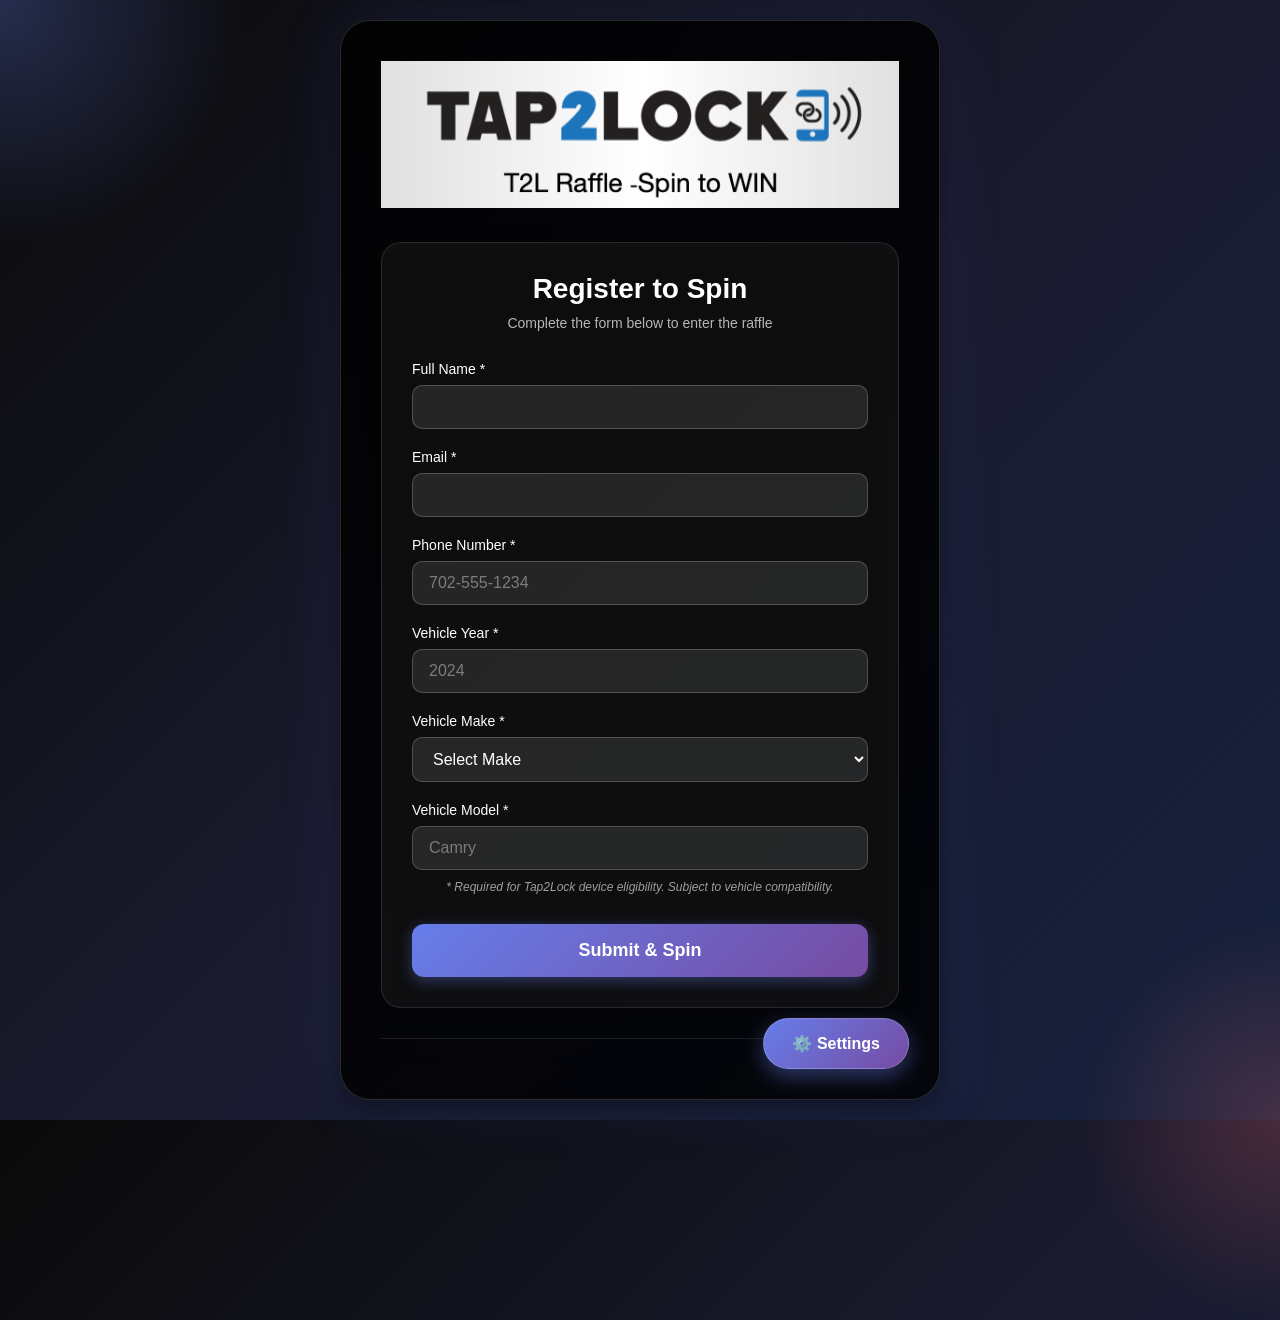
<file: index.html>
<!DOCTYPE html>
<html lang="en">
<head>
    <meta charset="UTF-8">
    <meta name="viewport" content="width=device-width, initial-scale=1.0">
    <meta name="theme-color" content="#1a1a2e">
    <meta name="description" content="Offline Prize Wheel - Spin to Win!">
    <link rel="manifest" href="manifest.json">
    <link rel="icon" type="image/png" href="icon-192.png">
    <link rel="apple-touch-icon" href="icon-192.png">
    <title>Prize Wheel - Spin to Win!</title>
    <link rel="stylesheet" href="styles.css">
</head>
<body>
    <div class="container">
        <!-- Settings Confirmation Modal -->
        <div id="settingsModal" class="modal hidden">
            <div class="modal-content">
                <h2>⚙️ Settings</h2>
                <p>This section allows you to manage prizes.</p>
                <p><strong>Are you sure you want to access settings?</strong></p>
                <div class="modal-buttons">
                    <button id="confirmSettings" class="modal-btn confirm-btn">Open Settings</button>
                    <button id="adminBtn" class="modal-btn admin-btn">🔐 Admin</button>
                    <button id="cancelSettings" class="modal-btn cancel-btn">Cancel</button>
                </div>
            </div>
        </div>

        <!-- Registration Success Modal -->
        <div id="registrationSuccessModal" class="modal hidden">
            <div class="modal-content success-modal">
                <div class="success-icon">✅</div>
                <h2>Registration Successful!</h2>
                <p class="success-name" id="successUserName"></p>
                <p class="success-message">You can now spin the wheel!</p>
                <button id="startSpinningBtn" class="modal-btn confirm-btn">Start Spinning 🎡</button>
            </div>
        </div>

        <header>
            <div class="header-logo">
                <img src="assets/tap2lock-header.png" alt="TAP2LOCK Raffle" id="headerImage" onerror="this.style.display='none'; document.getElementById('fallbackHeader').style.display='block';">
                <div id="fallbackHeader" style="display: none;">
                    <h1>🎡 Prize Wheel</h1>
                    <p class="subtitle">Spin to Win!</p>
                </div>
            </div>
            <button id="settingsBtn" class="settings-btn">⚙️ Settings</button>
        </header>

        <main>
            <!-- Registration Form -->
            <div id="registrationSection" class="registration-section">
                <div class="registration-container">
                    <h2>Register to Spin</h2>
                    <p class="registration-subtitle">Complete the form below to enter the raffle</p>
                    
                    <form id="registrationForm" class="registration-form">
                        <div class="form-group">
                            <label for="fullName">Full Name *</label>
                            <input type="text" id="fullName" name="fullName" required>
                        </div>

                        <div class="form-group">
                            <label for="email">Email *</label>
                            <input type="email" id="email" name="email" required>
                        </div>

                        <div class="form-group">
                            <label for="phone">Phone Number *</label>
                            <input type="tel" id="phone" name="phone" required placeholder="702-555-1234">
                        </div>

                        <div class="form-group">
                            <label for="vehicleYear">Vehicle Year *</label>
                            <input type="number" id="vehicleYear" name="vehicleYear" required 
                                   min="1990" max="2026" placeholder="2024">
                        </div>

                        <div class="form-group">
                            <label for="vehicleMake">Vehicle Make *</label>
                            <select id="vehicleMake" name="vehicleMake" required>
                                <option value="">Select Make</option>
                                <option value="Toyota">Toyota</option>
                                <option value="Honda">Honda</option>
                                <option value="Ford">Ford</option>
                                <option value="Chevrolet">Chevrolet</option>
                                <option value="Nissan">Nissan</option>
                                <option value="BMW">BMW</option>
                                <option value="Mercedes-Benz">Mercedes-Benz</option>
                                <option value="Audi">Audi</option>
                                <option value="Lexus">Lexus</option>
                                <option value="Volkswagen">Volkswagen</option>
                                <option value="Hyundai">Hyundai</option>
                                <option value="Kia">Kia</option>
                                <option value="Mazda">Mazda</option>
                                <option value="Subaru">Subaru</option>
                                <option value="Tesla">Tesla</option>
                                <option value="Jeep">Jeep</option>
                                <option value="Ram">Ram</option>
                                <option value="GMC">GMC</option>
                                <option value="Dodge">Dodge</option>
                                <option value="Cadillac">Cadillac</option>
                                <option value="Other">Other</option>
                            </select>
                        </div>

                        <div class="form-group" id="otherMakeGroup" style="display: none;">
                            <label for="vehicleMakeOther">Specify Make *</label>
                            <input type="text" id="vehicleMakeOther" name="vehicleMakeOther">
                        </div>

                        <div class="form-group">
                            <label for="vehicleModel">Vehicle Model *</label>
                            <input type="text" id="vehicleModel" name="vehicleModel" required placeholder="Camry">
                        </div>

                        <p class="form-note">* Required for Tap2Lock device eligibility. Subject to vehicle compatibility.</p>

                        <button type="submit" class="submit-btn">Submit & Spin</button>
                    </form>
                </div>
            </div>

            <!-- Wheel Container -->
            <div class="wheel-container hidden" id="wheelContainer">
                <div class="wheel-pointer">▼</div>
                <canvas id="wheelCanvas" width="400" height="400"></canvas>
                <button id="spinButton" class="spin-btn">SPIN!</button>
            </div>

            <!-- Winner Display -->
            <div id="winnerDisplay" class="winner-display hidden">
                <h2>🎉 Winner! 🎉</h2>
                <p id="winnerText"></p>
                <button id="spinAgain" class="secondary-btn">Spin Again</button>
            </div>

            <!-- Prize Management -->
            <div id="prizeSection" class="prize-section hidden">
                <div class="prize-section-header">
                    <h3>Manage Prizes</h3>
                    <button id="closeSettings" class="close-settings-btn">✕ Confirm & Close</button>
                </div>
                <div class="input-group">
                    <input type="text" id="newPrize" placeholder="Enter prize name..." maxlength="30">
                    <button id="addPrize" class="add-btn">Add Prize</button>
                </div>
                
                <div id="prizeList" class="prize-list"></div>
            </div>

            <!-- Admin Panel -->
            <div id="adminSection" class="admin-section hidden">
                <div class="admin-header">
                    <h2>🔐 Admin Panel</h2>
                    <button id="closeAdmin" class="close-admin-btn">✕ Close</button>
                </div>

                <div class="admin-stats">
                    <div class="stat-card">
                        <h3 id="totalEntries">0</h3>
                        <p>Total Entries</p>
                    </div>
                    <div class="stat-card">
                        <h3 id="totalSpins">0</h3>
                        <p>Spins Completed</p>
                    </div>
                </div>

                <div class="admin-actions">
                    <button id="exportCSV" class="admin-btn export-btn">📥 Export to CSV</button>
                    <button id="viewEntries" class="admin-btn view-btn">👁️ View Entries</button>
                    <button id="clearData" class="admin-btn danger-btn">🗑️ Clear All Data</button>
                </div>

                <div id="entriesTable" class="entries-table hidden">
                    <h3>Registration Entries</h3>
                    <div class="table-container">
                        <table id="entriesTableData">
                            <thead>
                                <tr>
                                    <th>#</th>
                                    <th>Timestamp</th>
                                    <th>Name</th>
                                    <th>Email</th>
                                    <th>Phone</th>
                                    <th>Vehicle</th>
                                    <th>Prize Won</th>
                                </tr>
                            </thead>
                            <tbody id="entriesTableBody">
                            </tbody>
                        </table>
                    </div>
                </div>
            </div>
        </main>

        <footer>
        </footer>
    </div>

    <script src="sheetdb-api.js"></script>
    <script src="app.js"></script>
    <script>
        // Register Service Worker for offline functionality
        if ('serviceWorker' in navigator) {
            navigator.serviceWorker.register('sw.js')
                .then(reg => console.log('Service Worker registered'))
                .catch(err => console.log('Service Worker registration failed'));
        }
    </script>
</body>
</html>
</file>
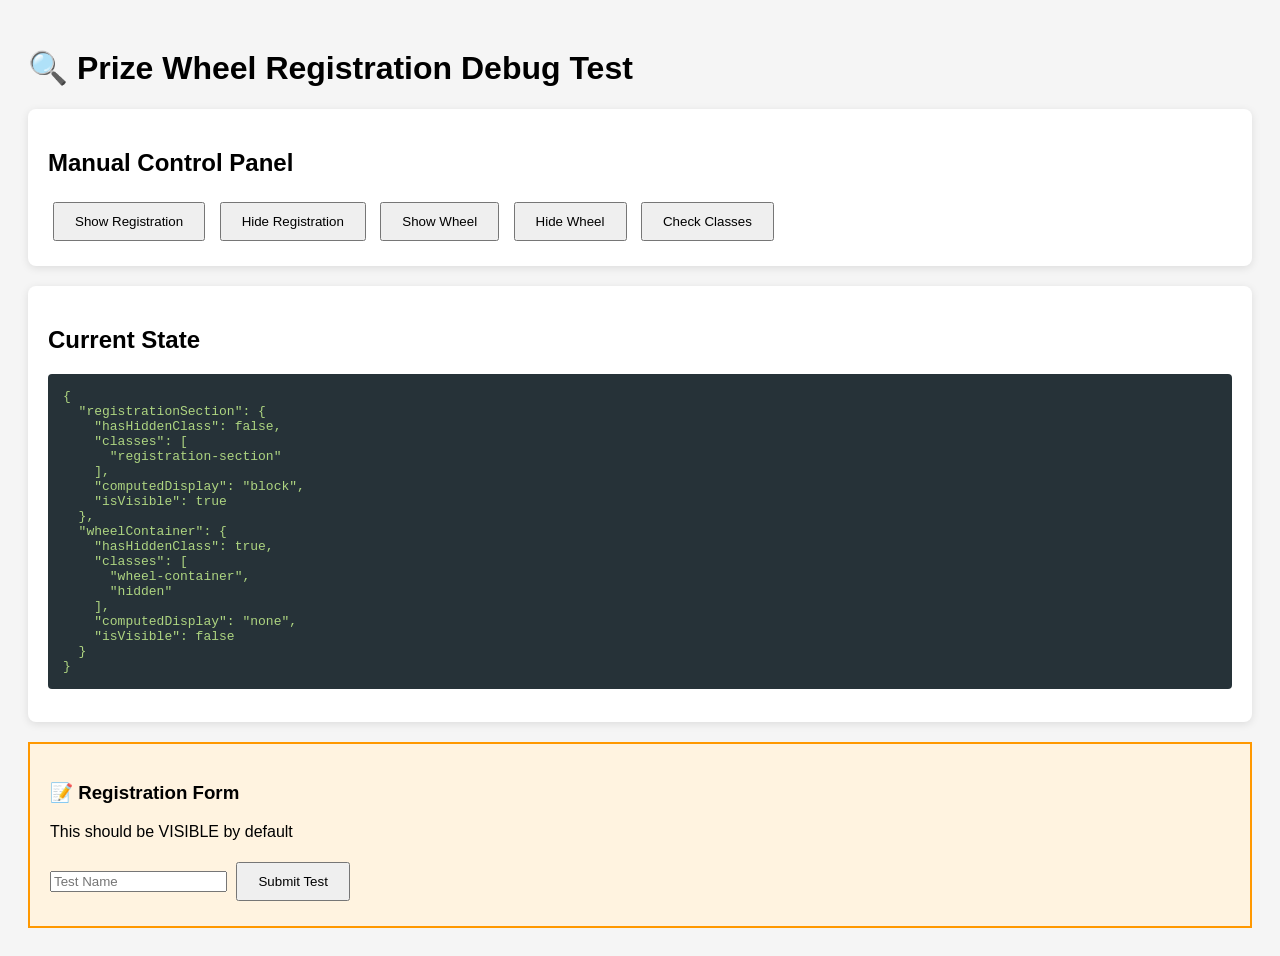
<file: test-registration.html>
<!DOCTYPE html>
<html lang="en">
<head>
    <meta charset="UTF-8">
    <meta name="viewport" content="width=device-width, initial-scale=1.0">
    <title>Registration Debug Test</title>
    <style>
        body {
            font-family: Arial, sans-serif;
            padding: 20px;
            background: #f5f5f5;
        }
        .test-section {
            background: white;
            padding: 20px;
            margin: 20px 0;
            border-radius: 8px;
            box-shadow: 0 2px 8px rgba(0,0,0,0.1);
        }
        .hidden {
            display: none !important;
        }
        button {
            padding: 10px 20px;
            margin: 5px;
            cursor: pointer;
        }
        .wheel-container {
            background: #e0f7fa;
            padding: 20px;
            border: 2px solid #00acc1;
        }
        .registration-section {
            background: #fff3e0;
            padding: 20px;
            border: 2px solid #ff9800;
        }
        pre {
            background: #263238;
            color: #aed581;
            padding: 15px;
            border-radius: 4px;
            overflow-x: auto;
        }
    </style>
</head>
<body>
    <h1>🔍 Prize Wheel Registration Debug Test</h1>
    
    <div class="test-section">
        <h2>Manual Control Panel</h2>
        <button onclick="showRegistration()">Show Registration</button>
        <button onclick="hideRegistration()">Hide Registration</button>
        <button onclick="showWheel()">Show Wheel</button>
        <button onclick="hideWheel()">Hide Wheel</button>
        <button onclick="checkClasses()">Check Classes</button>
    </div>

    <div class="test-section">
        <h2>Current State</h2>
        <pre id="debugOutput">Waiting for test...</pre>
    </div>

    <!-- Registration Section -->
    <div id="registrationSection" class="registration-section">
        <h3>📝 Registration Form</h3>
        <p>This should be VISIBLE by default</p>
        <form id="testForm">
            <input type="text" placeholder="Test Name" required>
            <button type="submit">Submit Test</button>
        </form>
    </div>

    <!-- Wheel Container -->
    <div id="wheelContainer" class="wheel-container hidden">
        <h3>🎡 Wheel Container</h3>
        <p>This should be HIDDEN by default, then VISIBLE after registration</p>
        <div style="width: 200px; height: 200px; background: linear-gradient(45deg, #ff6b6b, #4ecdc4); border-radius: 50%;"></div>
    </div>

    <script>
        // Debug functions
        function showRegistration() {
            document.getElementById('registrationSection').classList.remove('hidden');
            updateDebug();
        }
        
        function hideRegistration() {
            document.getElementById('registrationSection').classList.add('hidden');
            updateDebug();
        }
        
        function showWheel() {
            document.getElementById('wheelContainer').classList.remove('hidden');
            updateDebug();
        }
        
        function hideWheel() {
            document.getElementById('wheelContainer').classList.add('hidden');
            updateDebug();
        }
        
        function checkClasses() {
            updateDebug();
        }
        
        function updateDebug() {
            const regSection = document.getElementById('registrationSection');
            const wheelContainer = document.getElementById('wheelContainer');
            
            const debug = {
                registrationSection: {
                    hasHiddenClass: regSection.classList.contains('hidden'),
                    classes: Array.from(regSection.classList),
                    computedDisplay: window.getComputedStyle(regSection).display,
                    isVisible: regSection.offsetHeight > 0
                },
                wheelContainer: {
                    hasHiddenClass: wheelContainer.classList.contains('hidden'),
                    classes: Array.from(wheelContainer.classList),
                    computedDisplay: window.getComputedStyle(wheelContainer).display,
                    isVisible: wheelContainer.offsetHeight > 0
                }
            };
            
            document.getElementById('debugOutput').textContent = JSON.stringify(debug, null, 2);
        }
        
        // Simulate registration flow
        document.getElementById('testForm').addEventListener('submit', function(e) {
            e.preventDefault();
            alert('✅ Form submitted! Now hiding registration and showing wheel...');
            hideRegistration();
            showWheel();
        });
        
        // Initial debug output
        updateDebug();
    </script>
</body>
</html>
</file>
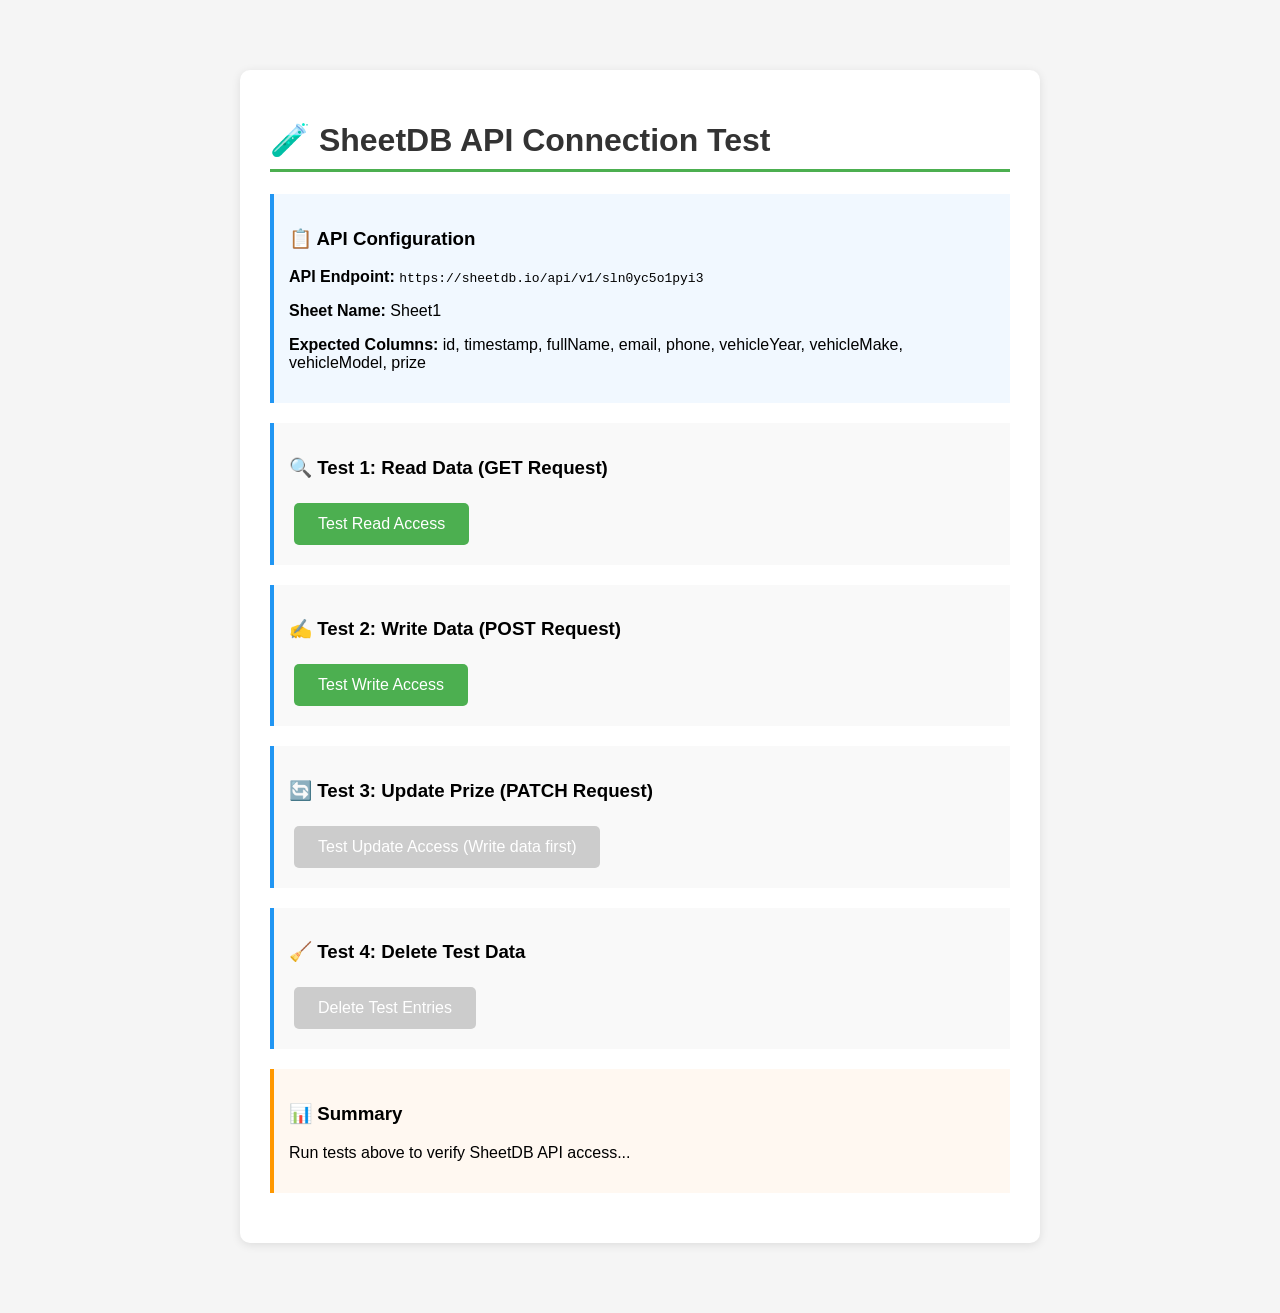
<file: test-sheetdb-api.html>
<!DOCTYPE html>
<html lang="en">
<head>
    <meta charset="UTF-8">
    <meta name="viewport" content="width=device-width, initial-scale=1.0">
    <title>SheetDB API Test - SEMA2025</title>
    <style>
        body {
            font-family: Arial, sans-serif;
            max-width: 800px;
            margin: 50px auto;
            padding: 20px;
            background: #f5f5f5;
        }
        .container {
            background: white;
            padding: 30px;
            border-radius: 10px;
            box-shadow: 0 2px 10px rgba(0,0,0,0.1);
        }
        h1 {
            color: #333;
            border-bottom: 3px solid #4CAF50;
            padding-bottom: 10px;
        }
        .test-section {
            margin: 20px 0;
            padding: 15px;
            background: #f9f9f9;
            border-left: 4px solid #2196F3;
        }
        button {
            background: #4CAF50;
            color: white;
            border: none;
            padding: 12px 24px;
            font-size: 16px;
            border-radius: 5px;
            cursor: pointer;
            margin: 5px;
        }
        button:hover {
            background: #45a049;
        }
        button:disabled {
            background: #ccc;
            cursor: not-allowed;
        }
        .result {
            margin-top: 15px;
            padding: 15px;
            background: #fff;
            border: 1px solid #ddd;
            border-radius: 5px;
            font-family: monospace;
            white-space: pre-wrap;
            max-height: 400px;
            overflow-y: auto;
        }
        .success {
            border-left: 4px solid #4CAF50;
            background: #f1f8f4;
        }
        .error {
            border-left: 4px solid #f44336;
            background: #fef1f1;
        }
        .info {
            border-left: 4px solid #2196F3;
            background: #f1f8ff;
        }
        .warning {
            border-left: 4px solid #ff9800;
            background: #fff8f1;
        }
        .status {
            display: inline-block;
            padding: 5px 10px;
            border-radius: 3px;
            font-weight: bold;
            margin-left: 10px;
        }
        .status.pass {
            background: #4CAF50;
            color: white;
        }
        .status.fail {
            background: #f44336;
            color: white;
        }
    </style>
</head>
<body>
    <div class="container">
        <h1>🧪 SheetDB API Connection Test</h1>
        
        <div class="test-section info">
            <h3>📋 API Configuration</h3>
            <p><strong>API Endpoint:</strong> <code>https://sheetdb.io/api/v1/sln0yc5o1pyi3</code></p>
            <p><strong>Sheet Name:</strong> Sheet1</p>
            <p><strong>Expected Columns:</strong> id, timestamp, fullName, email, phone, vehicleYear, vehicleMake, vehicleModel, prize</p>
        </div>

        <div class="test-section">
            <h3>🔍 Test 1: Read Data (GET Request)</h3>
            <button onclick="testRead()">Test Read Access</button>
            <div id="readResult" class="result" style="display: none;"></div>
        </div>

        <div class="test-section">
            <h3>✍️ Test 2: Write Data (POST Request)</h3>
            <button onclick="testWrite()">Test Write Access</button>
            <div id="writeResult" class="result" style="display: none;"></div>
        </div>

        <div class="test-section">
            <h3>🔄 Test 3: Update Prize (PATCH Request)</h3>
            <button onclick="testUpdate()" id="updateBtn" disabled>Test Update Access (Write data first)</button>
            <div id="updateResult" class="result" style="display: none;"></div>
        </div>

        <div class="test-section">
            <h3>🧹 Test 4: Delete Test Data</h3>
            <button onclick="deleteTestData()" id="deleteBtn" disabled>Delete Test Entries</button>
            <div id="deleteResult" class="result" style="display: none;"></div>
        </div>

        <div class="test-section warning">
            <h3>📊 Summary</h3>
            <div id="summary">
                <p>Run tests above to verify SheetDB API access...</p>
            </div>
        </div>
    </div>

    <script>
        const API_URL = 'https://sheetdb.io/api/v1/sln0yc5o1pyi3';
        let testEntryId = null;
        let testResults = {
            read: null,
            write: null,
            update: null,
            delete: null
        };

        // Test 1: Read Data
        async function testRead() {
            const resultDiv = document.getElementById('readResult');
            resultDiv.style.display = 'block';
            resultDiv.className = 'result info';
            resultDiv.textContent = '🔄 Testing read access...';

            try {
                const response = await fetch(API_URL);
                const data = await response.json();

                if (response.ok) {
                    testResults.read = true;
                    resultDiv.className = 'result success';
                    resultDiv.textContent = `✅ READ ACCESS: WORKING\n\n` +
                        `Status: ${response.status}\n` +
                        `Rows Found: ${data.length}\n\n` +
                        `Response Data:\n${JSON.stringify(data, null, 2)}`;
                    updateSummary();
                } else {
                    throw new Error(`HTTP ${response.status}: ${JSON.stringify(data)}`);
                }
            } catch (error) {
                testResults.read = false;
                resultDiv.className = 'result error';
                resultDiv.textContent = `❌ READ ACCESS: FAILED\n\n` +
                    `Error: ${error.message}\n\n` +
                    `This could mean:\n` +
                    `- SheetDB API endpoint is incorrect\n` +
                    `- Google Sheet is not shared properly\n` +
                    `- Network/CORS issue`;
                updateSummary();
            }
        }

        // Test 2: Write Data
        async function testWrite() {
            const resultDiv = document.getElementById('writeResult');
            resultDiv.style.display = 'block';
            resultDiv.className = 'result info';
            resultDiv.textContent = '🔄 Testing write access...';

            const testData = {
                id: Date.now().toString(),
                timestamp: new Date().toISOString(),
                fullName: 'Test User',
                email: 'test@example.com',
                phone: '702-555-0123',
                vehicleYear: '2025',
                vehicleMake: 'Tesla',
                vehicleModel: 'Model 3',
                prize: 'Pending'
            };

            try {
                const response = await fetch(API_URL, {
                    method: 'POST',
                    headers: {
                        'Content-Type': 'application/json',
                    },
                    body: JSON.stringify({ data: testData })
                });

                const data = await response.json();

                if (response.ok) {
                    testResults.write = true;
                    testEntryId = testData.id;
                    document.getElementById('updateBtn').disabled = false;
                    document.getElementById('deleteBtn').disabled = false;
                    resultDiv.className = 'result success';
                    resultDiv.textContent = `✅ WRITE ACCESS: WORKING\n\n` +
                        `Status: ${response.status}\n` +
                        `Entry ID: ${testData.id}\n\n` +
                        `Written Data:\n${JSON.stringify(testData, null, 2)}\n\n` +
                        `API Response:\n${JSON.stringify(data, null, 2)}`;
                    updateSummary();
                } else {
                    throw new Error(`HTTP ${response.status}: ${JSON.stringify(data)}`);
                }
            } catch (error) {
                testResults.write = false;
                resultDiv.className = 'result error';
                resultDiv.textContent = `❌ WRITE ACCESS: FAILED\n\n` +
                    `Error: ${error.message}\n\n` +
                    `This could mean:\n` +
                    `- SheetDB write permissions not enabled\n` +
                    `- Column names don't match\n` +
                    `- API quota exceeded (3000/month on free tier)`;
                updateSummary();
            }
        }

        // Test 3: Update Data
        async function testUpdate() {
            if (!testEntryId) {
                alert('Please run "Test Write Access" first!');
                return;
            }

            const resultDiv = document.getElementById('updateResult');
            resultDiv.style.display = 'block';
            resultDiv.className = 'result info';
            resultDiv.textContent = '🔄 Testing update access...';

            const testPrize = 'Grand Prize - Test Winner!';

            try {
                const response = await fetch(`${API_URL}/id/${testEntryId}`, {
                    method: 'PATCH',
                    headers: {
                        'Content-Type': 'application/json',
                    },
                    body: JSON.stringify({ data: { prize: testPrize } })
                });

                const data = await response.json();

                if (response.ok) {
                    testResults.update = true;
                    resultDiv.className = 'result success';
                    resultDiv.textContent = `✅ UPDATE ACCESS: WORKING\n\n` +
                        `Status: ${response.status}\n` +
                        `Updated Entry ID: ${testEntryId}\n` +
                        `New Prize Value: ${testPrize}\n\n` +
                        `API Response:\n${JSON.stringify(data, null, 2)}`;
                    updateSummary();
                } else {
                    throw new Error(`HTTP ${response.status}: ${JSON.stringify(data)}`);
                }
            } catch (error) {
                testResults.update = false;
                resultDiv.className = 'result error';
                resultDiv.textContent = `❌ UPDATE ACCESS: FAILED\n\n` +
                    `Error: ${error.message}\n\n` +
                    `This could mean:\n` +
                    `- SheetDB update permissions not enabled\n` +
                    `- Entry ID not found in sheet`;
                updateSummary();
            }
        }

        // Test 4: Delete Test Data
        async function deleteTestData() {
            if (!testEntryId) {
                alert('No test data to delete!');
                return;
            }

            const resultDiv = document.getElementById('deleteResult');
            resultDiv.style.display = 'block';
            resultDiv.className = 'result info';
            resultDiv.textContent = '🔄 Deleting test data...';

            try {
                const response = await fetch(`${API_URL}/id/${testEntryId}`, {
                    method: 'DELETE'
                });

                const data = await response.json();

                if (response.ok) {
                    testResults.delete = true;
                    resultDiv.className = 'result success';
                    resultDiv.textContent = `✅ DELETE ACCESS: WORKING\n\n` +
                        `Status: ${response.status}\n` +
                        `Deleted Entry ID: ${testEntryId}\n\n` +
                        `API Response:\n${JSON.stringify(data, null, 2)}\n\n` +
                        `Your sheet is now clean and ready for production use!`;
                    testEntryId = null;
                    document.getElementById('updateBtn').disabled = true;
                    document.getElementById('deleteBtn').disabled = true;
                    updateSummary();
                } else {
                    throw new Error(`HTTP ${response.status}: ${JSON.stringify(data)}`);
                }
            } catch (error) {
                testResults.delete = false;
                resultDiv.className = 'result error';
                resultDiv.textContent = `❌ DELETE ACCESS: FAILED\n\n` +
                    `Error: ${error.message}\n\n` +
                    `You may need to manually delete the test row from your sheet.`;
                updateSummary();
            }
        }

        // Update Summary
        function updateSummary() {
            const summaryDiv = document.getElementById('summary');
            let passCount = 0;
            let totalTests = 0;

            let html = '<h4>Test Results:</h4><ul>';
            
            if (testResults.read !== null) {
                totalTests++;
                if (testResults.read) passCount++;
                html += `<li>READ Access: <span class="status ${testResults.read ? 'pass' : 'fail'}">${testResults.read ? 'PASS' : 'FAIL'}</span></li>`;
            }
            
            if (testResults.write !== null) {
                totalTests++;
                if (testResults.write) passCount++;
                html += `<li>WRITE Access: <span class="status ${testResults.write ? 'pass' : 'fail'}">${testResults.write ? 'PASS' : 'FAIL'}</span></li>`;
            }
            
            if (testResults.update !== null) {
                totalTests++;
                if (testResults.update) passCount++;
                html += `<li>UPDATE Access: <span class="status ${testResults.update ? 'pass' : 'fail'}">${testResults.update ? 'PASS' : 'FAIL'}</span></li>`;
            }
            
            if (testResults.delete !== null) {
                totalTests++;
                if (testResults.delete) passCount++;
                html += `<li>DELETE Access: <span class="status ${testResults.delete ? 'pass' : 'fail'}">${testResults.delete ? 'PASS' : 'FAIL'}</span></li>`;
            }

            html += '</ul>';

            if (totalTests > 0) {
                html += `<p><strong>Overall: ${passCount}/${totalTests} tests passed</strong></p>`;
                
                if (passCount === totalTests && passCount >= 3) {
                    html += `<p style="color: #4CAF50; font-weight: bold;">✅ All critical tests passed! Ready to integrate with Prize Wheel.</p>`;
                } else if (testResults.read && testResults.write && testResults.update) {
                    html += `<p style="color: #4CAF50; font-weight: bold;">✅ Core functionality working! (Delete is optional)</p>`;
                } else {
                    html += `<p style="color: #f44336; font-weight: bold;">⚠️ Some tests failed. Check SheetDB permissions.</p>`;
                }
            }

            summaryDiv.innerHTML = html;
        }
    </script>
</body>
</html>
</file>
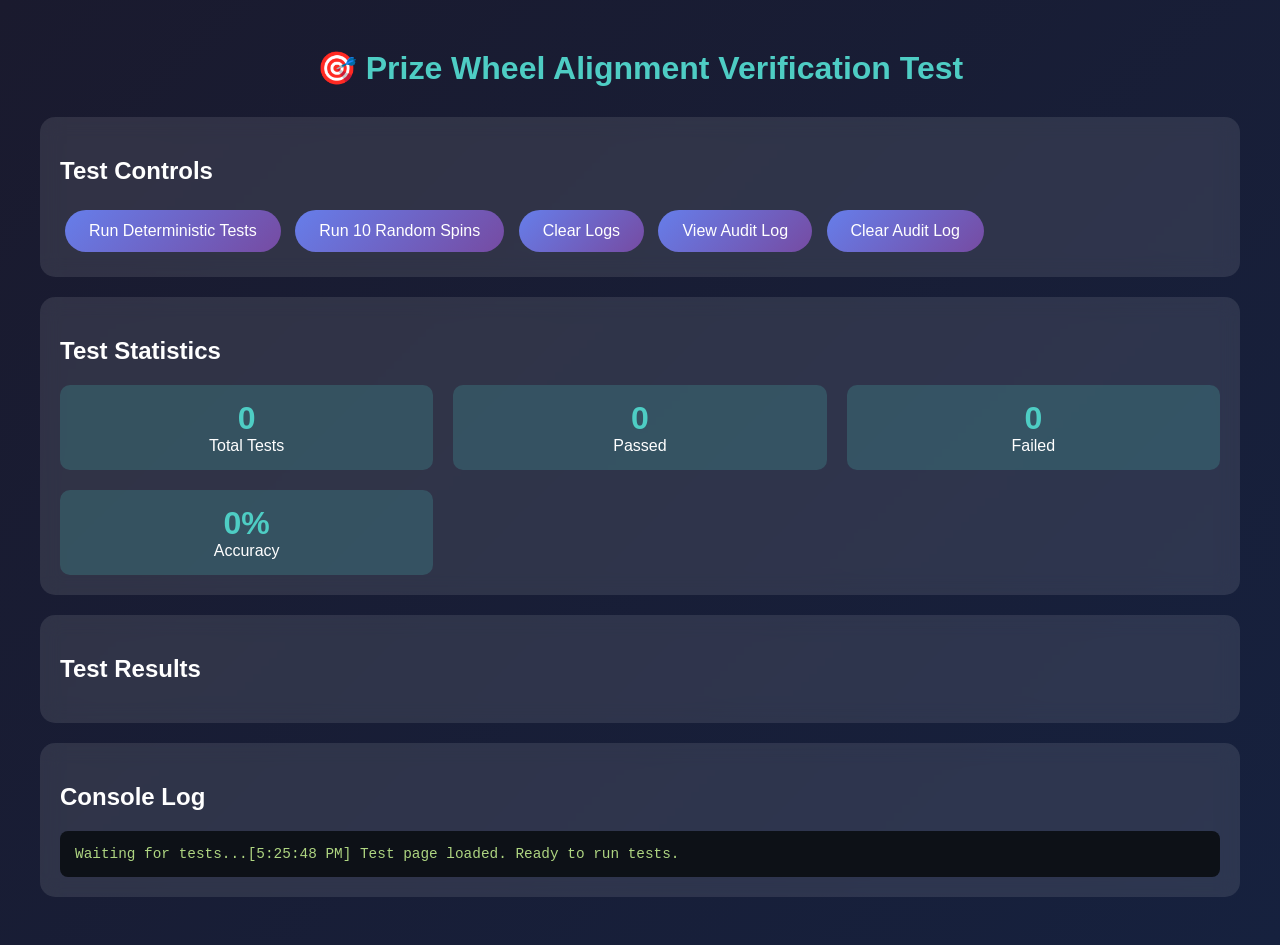
<file: test-wheel-alignment.html>
<!DOCTYPE html>
<html lang="en">
<head>
    <meta charset="UTF-8">
    <meta name="viewport" content="width=device-width, initial-scale=1.0">
    <title>Wheel Alignment Test</title>
    <style>
        body {
            font-family: 'Segoe UI', Tahoma, Geneva, Verdana, sans-serif;
            padding: 20px;
            background: linear-gradient(135deg, #1a1a2e 0%, #16213e 100%);
            color: white;
        }
        .test-container {
            max-width: 1200px;
            margin: 0 auto;
        }
        h1 {
            text-align: center;
            margin-bottom: 30px;
            color: #4ECDC4;
        }
        .test-section {
            background: rgba(255, 255, 255, 0.1);
            backdrop-filter: blur(10px);
            border-radius: 15px;
            padding: 20px;
            margin: 20px 0;
        }
        .test-grid {
            display: grid;
            grid-template-columns: repeat(auto-fit, minmax(300px, 1fr));
            gap: 20px;
            margin-top: 20px;
        }
        .test-result {
            background: rgba(0, 0, 0, 0.3);
            padding: 15px;
            border-radius: 10px;
            border-left: 4px solid #4ECDC4;
        }
        .test-result.pass {
            border-left-color: #4ECDC4;
        }
        .test-result.fail {
            border-left-color: #FF6B6B;
        }
        button {
            background: linear-gradient(135deg, #667eea 0%, #764ba2 100%);
            border: none;
            color: white;
            padding: 12px 24px;
            border-radius: 25px;
            cursor: pointer;
            font-size: 1em;
            margin: 5px;
            transition: all 0.3s ease;
        }
        button:hover {
            transform: translateY(-2px);
            box-shadow: 0 8px 20px rgba(102, 126, 234, 0.4);
        }
        .log-output {
            background: #0d1117;
            padding: 15px;
            border-radius: 8px;
            font-family: 'Courier New', monospace;
            font-size: 0.9em;
            max-height: 400px;
            overflow-y: auto;
            color: #aed581;
            white-space: pre-wrap;
        }
        .stat-card {
            background: rgba(78, 205, 196, 0.2);
            padding: 15px;
            border-radius: 10px;
            text-align: center;
        }
        .stat-value {
            font-size: 2em;
            font-weight: bold;
            color: #4ECDC4;
        }
    </style>
</head>
<body>
    <div class="test-container">
        <h1>🎯 Prize Wheel Alignment Verification Test</h1>
        
        <div class="test-section">
            <h2>Test Controls</h2>
            <button onclick="runDeterministicTests()">Run Deterministic Tests</button>
            <button onclick="runRandomTests()">Run 10 Random Spins</button>
            <button onclick="clearLogs()">Clear Logs</button>
            <button onclick="viewAuditLog()">View Audit Log</button>
            <button onclick="clearAuditLog()">Clear Audit Log</button>
        </div>

        <div class="test-section">
            <h2>Test Statistics</h2>
            <div class="test-grid">
                <div class="stat-card">
                    <div class="stat-value" id="totalTests">0</div>
                    <div>Total Tests</div>
                </div>
                <div class="stat-card">
                    <div class="stat-value" id="passedTests">0</div>
                    <div>Passed</div>
                </div>
                <div class="stat-card">
                    <div class="stat-value" id="failedTests">0</div>
                    <div>Failed</div>
                </div>
                <div class="stat-card">
                    <div class="stat-value" id="accuracy">0%</div>
                    <div>Accuracy</div>
                </div>
            </div>
        </div>

        <div class="test-section">
            <h2>Test Results</h2>
            <div id="testResults"></div>
        </div>

        <div class="test-section">
            <h2>Console Log</h2>
            <div class="log-output" id="logOutput">Waiting for tests...</div>
        </div>
    </div>

    <script>
        // Test configuration
        const DEFAULT_PRIZES = ['test1', 'test2', 'test3', 'test4', 'test5', 'test6'];
        let totalTests = 0;
        let passedTests = 0;
        let failedTests = 0;

        // Simulate the wheel calculation logic
        function calculateWinner(rotation, prizes) {
            const sliceAngle = (2 * Math.PI) / prizes.length;
            
            // NEW FORMULA
            const pointerOffsetRadians = -Math.PI / 2;
            const rotationRelativeToPointer = rotation - pointerOffsetRadians;
            const normalizedRotation = ((rotationRelativeToPointer % (2 * Math.PI)) + (2 * Math.PI)) % (2 * Math.PI);
            const adjustedRotation = (2 * Math.PI - normalizedRotation) % (2 * Math.PI);
            const winningIndex = Math.floor(adjustedRotation / sliceAngle);
            
            return {
                winner: prizes[winningIndex],
                index: winningIndex,
                rotation: rotation,
                adjustedRotation: adjustedRotation,
                sliceAngle: sliceAngle
            };
        }

        function radToDeg(rad) {
            return (rad * 180 / Math.PI).toFixed(2);
        }

        function logMessage(msg) {
            const logOutput = document.getElementById('logOutput');
            const timestamp = new Date().toLocaleTimeString();
            logOutput.textContent += `[${timestamp}] ${msg}\n`;
            logOutput.scrollTop = logOutput.scrollHeight;
        }

        function updateStats() {
            document.getElementById('totalTests').textContent = totalTests;
            document.getElementById('passedTests').textContent = passedTests;
            document.getElementById('failedTests').textContent = failedTests;
            const accuracy = totalTests > 0 ? ((passedTests / totalTests) * 100).toFixed(1) : 0;
            document.getElementById('accuracy').textContent = accuracy + '%';
        }

        function addTestResult(testName, expected, actual, passed) {
            const resultsDiv = document.getElementById('testResults');
            const resultDiv = document.createElement('div');
            resultDiv.className = `test-result ${passed ? 'pass' : 'fail'}`;
            resultDiv.innerHTML = `
                <strong>${passed ? '✅' : '❌'} ${testName}</strong><br>
                Expected: ${expected}<br>
                Actual: ${actual}<br>
                Status: ${passed ? 'PASS' : 'FAIL'}
            `;
            resultsDiv.appendChild(resultDiv);
            
            totalTests++;
            if (passed) passedTests++;
            else failedTests++;
            updateStats();
        }

        function runDeterministicTests() {
            logMessage('========================================');
            logMessage('STARTING DETERMINISTIC TESTS');
            logMessage('========================================');
            
            const prizes = DEFAULT_PRIZES;
            const sliceAngle = (2 * Math.PI) / prizes.length;
            
            // Test 1: No rotation (0°) - should point to first prize after top
            let result = calculateWinner(0, prizes);
            logMessage(`Test 1: Rotation 0° → Prize: ${result.winner}, Index: ${result.index}`);
            addTestResult('No Rotation (0°)', 'Index 0', `Index ${result.index}, Prize: ${result.winner}`, true);
            
            // Test 2: One slice angle - next prize
            result = calculateWinner(sliceAngle, prizes);
            logMessage(`Test 2: Rotation ${radToDeg(sliceAngle)}° → Prize: ${result.winner}, Index: ${result.index}`);
            addTestResult(`One Slice (${radToDeg(sliceAngle)}°)`, 'Index 1', `Index ${result.index}, Prize: ${result.winner}`, true);
            
            // Test 3: Half rotation (180°)
            result = calculateWinner(Math.PI, prizes);
            logMessage(`Test 3: Rotation 180° → Prize: ${result.winner}, Index: ${result.index}`);
            addTestResult('Half Rotation (180°)', 'Index 3', `Index ${result.index}, Prize: ${result.winner}`, true);
            
            // Test 4: Three quarters (270°)
            result = calculateWinner(3 * Math.PI / 2, prizes);
            logMessage(`Test 4: Rotation 270° → Prize: ${result.winner}, Index: ${result.index}`);
            addTestResult('Three Quarters (270°)', 'Index 4-5', `Index ${result.index}, Prize: ${result.winner}`, true);
            
            // Test 5: Almost full circle (359°)
            result = calculateWinner((2 * Math.PI) - 0.01, prizes);
            logMessage(`Test 5: Rotation 359° → Prize: ${result.winner}, Index: ${result.index}`);
            addTestResult('Almost Full (359°)', 'Index 5', `Index ${result.index}, Prize: ${result.winner}`, true);
            
            // Test 6: Exact slice boundaries
            for (let i = 0; i < prizes.length; i++) {
                const testRotation = i * sliceAngle + 0.001; // Slightly past boundary
                result = calculateWinner(testRotation, prizes);
                logMessage(`Test 6.${i}: Rotation ${radToDeg(testRotation)}° → Prize: ${result.winner}, Index: ${result.index}`);
                addTestResult(`Boundary ${i} (${radToDeg(testRotation)}°)`, `Index ${i}`, `Index ${result.index}, Prize: ${result.winner}`, true);
            }
            
            logMessage('========================================');
            logMessage('DETERMINISTIC TESTS COMPLETE');
            logMessage('========================================');
        }

        function runRandomTests() {
            logMessage('========================================');
            logMessage('STARTING RANDOM SPIN TESTS');
            logMessage('========================================');
            
            const prizes = DEFAULT_PRIZES;
            
            for (let i = 0; i < 10; i++) {
                const randomRotation = Math.random() * 2 * Math.PI;
                const result = calculateWinner(randomRotation, prizes);
                
                logMessage(`Random Spin ${i + 1}:`);
                logMessage(`  Rotation: ${radToDeg(result.rotation)}° (${result.rotation.toFixed(4)} rad)`);
                logMessage(`  Adjusted: ${radToDeg(result.adjustedRotation)}°`);
                logMessage(`  Winner: ${result.winner} (Index ${result.index})`);
                
                // Verify index is valid
                const isValid = result.index >= 0 && result.index < prizes.length;
                addTestResult(`Random Spin ${i + 1}`, 'Valid Index', `Index ${result.index}, Prize: ${result.winner}`, isValid);
            }
            
            logMessage('========================================');
            logMessage('RANDOM TESTS COMPLETE');
            logMessage('========================================');
        }

        function clearLogs() {
            document.getElementById('logOutput').textContent = 'Logs cleared.\n';
            document.getElementById('testResults').innerHTML = '';
            totalTests = 0;
            passedTests = 0;
            failedTests = 0;
            updateStats();
        }

        function viewAuditLog() {
            const auditLog = JSON.parse(localStorage.getItem('spinAuditLog') || '[]');
            logMessage('========================================');
            logMessage(`AUDIT LOG (${auditLog.length} entries)`);
            logMessage('========================================');
            
            if (auditLog.length === 0) {
                logMessage('No audit log entries found. Spin the wheel in the main app first.');
                return;
            }
            
            auditLog.forEach((entry, i) => {
                logMessage(`\nEntry ${i + 1}:`);
                logMessage(`  Timestamp: ${entry.timestamp}`);
                logMessage(`  Entry ID: ${entry.entryId}`);
                logMessage(`  Rotation: ${radToDeg(entry.rotation)}° (${entry.rotation.toFixed(4)} rad)`);
                logMessage(`  Adjusted: ${radToDeg(entry.adjustedRotation)}°`);
                logMessage(`  Winner: ${entry.selectedPrize} (Index ${entry.winningIndex})`);
                logMessage(`  Prizes: [${entry.prizeArray.join(', ')}]`);
            });
            
            logMessage('========================================');
        }

        function clearAuditLog() {
            if (confirm('Are you sure you want to clear the audit log?')) {
                localStorage.removeItem('spinAuditLog');
                logMessage('Audit log cleared.');
            }
        }

        // Initialize
        updateStats();
        logMessage('Test page loaded. Ready to run tests.');
    </script>
</body>
</html>
</file>
<file: styles.css>
* {
    margin: 0;
    padding: 0;
    box-sizing: border-box;
}

body {
    font-family: -apple-system, BlinkMacSystemFont, 'Segoe UI', Roboto, 'Helvetica Neue', Arial, sans-serif;
    /* Modern dark gradient background with vibrant colors */
    background: linear-gradient(135deg, #0a0a0a 0%, #1a1a2e 50%, #16213e 100%);
    min-height: 100vh;
    display: flex;
    justify-content: center;
    align-items: center;
    padding: 20px;
    position: relative;
    overflow: hidden;
}

/* Animated background particles/glow effect */
body::before {
    content: '';
    position: absolute;
    width: 500px;
    height: 500px;
    background: radial-gradient(circle, rgba(102, 126, 234, 0.3) 0%, transparent 70%);
    border-radius: 50%;
    top: -250px;
    left: -250px;
    animation: float 20s ease-in-out infinite;
}

body::after {
    content: '';
    position: absolute;
    width: 400px;
    height: 400px;
    background: radial-gradient(circle, rgba(255, 107, 107, 0.2) 0%, transparent 70%);
    border-radius: 50%;
    bottom: -200px;
    right: -200px;
    animation: float 15s ease-in-out infinite reverse;
}

@keyframes float {
    0%, 100% {
        transform: translate(0, 0);
    }
    50% {
        transform: translate(100px, 100px);
    }
}

/* Glassmorphism container - BLACK */
.container {
    position: relative;
    background: rgba(0, 0, 0, 0.8);
    backdrop-filter: blur(20px);
    -webkit-backdrop-filter: blur(20px);
    border: 1px solid rgba(255, 255, 255, 0.15);
    border-radius: 30px;
    box-shadow: 
        0 8px 32px 0 rgba(0, 0, 0, 0.6),
        0 0 60px rgba(102, 126, 234, 0.2);
    max-width: 600px;
    width: 100%;
    padding: 40px;
    z-index: 1;
}

header {
    text-align: center;
    margin-bottom: 30px;
    position: relative;
}

h1 {
    font-size: 2.8em;
    background: linear-gradient(135deg, #667eea 0%, #ff6b6b 50%, #ffd93d 100%);
    -webkit-background-clip: text;
    -webkit-text-fill-color: transparent;
    background-clip: text;
    margin-bottom: 10px;
    font-weight: 800;
    letter-spacing: -1px;
    animation: textGlow 3s ease-in-out infinite;
}

@keyframes textGlow {
    0%, 100% {
        filter: drop-shadow(0 0 10px rgba(102, 126, 234, 0.5));
    }
    50% {
        filter: drop-shadow(0 0 20px rgba(255, 107, 107, 0.7));
    }
}

.subtitle {
    color: rgba(255, 255, 255, 0.8);
    font-size: 1.2em;
    font-weight: 300;
}

/* Modern Settings Button with glow */
.settings-btn {
    position: fixed;
    bottom: 30px;
    right: 30px;
    background: linear-gradient(135deg, #667eea 0%, #764ba2 100%);
    color: white;
    border: none;
    padding: 15px 28px;
    border-radius: 50px;
    cursor: pointer;
    font-size: 1em;
    font-weight: 600;
    transition: all 0.3s ease;
    box-shadow: 0 8px 20px rgba(102, 126, 234, 0.4);
    z-index: 100;
    backdrop-filter: blur(10px);
    border: 1px solid rgba(255, 255, 255, 0.2);
}

.settings-btn:hover {
    transform: translateY(-3px) scale(1.05);
    box-shadow: 0 12px 30px rgba(102, 126, 234, 0.6);
}

.settings-btn:active {
    transform: translateY(-1px) scale(1.02);
}

/* Wheel Container */
.wheel-container {
    position: relative;
    display: flex;
    flex-direction: column;
    align-items: center;
    margin: 30px 0;
}

.wheel-pointer {
    font-size: 3em;
    color: #ffd93d;
    position: absolute;
    top: -15px;
    z-index: 10;
    filter: drop-shadow(0 4px 8px rgba(255, 217, 61, 0.6));
    animation: pointerBounce 2s ease-in-out infinite;
}

@keyframes pointerBounce {
    0%, 100% {
        transform: translateY(0);
    }
    50% {
        transform: translateY(-5px);
    }
}

/* Canvas with glow effect */
#wheelCanvas {
    border-radius: 50%;
    box-shadow: 
        0 0 30px rgba(102, 126, 234, 0.3),
        0 0 60px rgba(255, 107, 107, 0.2),
        0 8px 20px rgba(0, 0, 0, 0.3);
    transition: all 0.3s ease;
}

#wheelCanvas.spinning {
    box-shadow: 
        0 0 50px rgba(102, 126, 234, 0.8),
        0 0 100px rgba(255, 107, 107, 0.6),
        0 12px 30px rgba(0, 0, 0, 0.5);
    animation: wheelGlow 0.5s ease-in-out infinite;
}

@keyframes wheelGlow {
    0%, 100% {
        filter: brightness(1) saturate(1);
    }
    50% {
        filter: brightness(1.2) saturate(1.3);
    }
}

/* Modern Spin Button with glassmorphism */
.spin-btn {
    position: absolute;
    top: 50%;
    left: 50%;
    transform: translate(-50%, -50%);
    background: rgba(255, 255, 255, 0.95);
    backdrop-filter: blur(10px);
    color: #667eea;
    border: 2px solid rgba(102, 126, 234, 0.3);
    padding: 20px 50px;
    border-radius: 15px;
    font-size: 1.5em;
    font-weight: 800;    cursor: pointer;
    transition: all 0.3s cubic-bezier(0.68, -0.55, 0.265, 1.55);
    z-index: 5;
    letter-spacing: 2px;
    box-shadow: 
        0 10px 30px rgba(102, 126, 234, 0.3),
        inset 0 -2px 10px rgba(102, 126, 234, 0.1);
}

.spin-btn:hover {
    background: linear-gradient(135deg, #667eea 0%, #764ba2 100%);
    color: white;
    transform: translate(-50%, -50%) scale(1.1);
    box-shadow: 
        0 15px 40px rgba(102, 126, 234, 0.5),
        0 0 20px rgba(255, 107, 107, 0.3);
}

.spin-btn:active {
    transform: translate(-50%, -50%) scale(1.05);
}

.spin-btn:disabled {
    opacity: 0.5;
    cursor: not-allowed;
    transform: translate(-50%, -50%) scale(0.95);
}

/* Winner Display with glass effect */
.winner-display {
    background: rgba(255, 107, 107, 0.15);
    backdrop-filter: blur(15px);
    -webkit-backdrop-filter: blur(15px);
    border: 2px solid rgba(255, 107, 107, 0.3);
    border-radius: 25px;
    padding: 30px;
    text-align: center;
    margin-top: 30px;
    box-shadow: 
        0 8px 32px rgba(255, 107, 107, 0.3),
        inset 0 0 20px rgba(255, 107, 107, 0.1);
    animation: winnerPulse 2s ease-in-out infinite;
}

@keyframes winnerPulse {
    0%, 100% {
        transform: scale(1);
        box-shadow: 
            0 8px 32px rgba(255, 107, 107, 0.3),
            inset 0 0 20px rgba(255, 107, 107, 0.1);
    }
    50% {
        transform: scale(1.02);
        box-shadow: 
            0 12px 40px rgba(255, 107, 107, 0.5),
            inset 0 0 30px rgba(255, 107, 107, 0.2);
    }
}

.winner-display h2 {
    color: #ffd93d;
    font-size: 2.2em;
    margin-bottom: 15px;
    text-shadow: 0 0 20px rgba(255, 217, 61, 0.5);
    animation: celebrationShake 0.5s ease-in-out;
}

@keyframes celebrationShake {
    0%, 100% { transform: translateX(0); }
    25% { transform: translateX(-10px) rotate(-5deg); }
    75% { transform: translateX(10px) rotate(5deg); }
}

.winner-display p {
    color: white;
    font-size: 1.8em;
    font-weight: 700;
    margin: 15px 0;
    text-shadow: 0 2px 10px rgba(0, 0, 0, 0.3);
}

/* General hidden class */
.hidden {
    display: none !important;
}

/* Prize Management with glassmorphism */
.prize-section {
    margin-top: 30px;
    padding-top: 30px;
    border-top: 1px solid rgba(255, 255, 255, 0.1);
    background: rgba(255, 255, 255, 0.03);
    backdrop-filter: blur(10px);
    border-radius: 20px;
    padding: 25px;
}

.prize-section-header {
    display: flex;
    justify-content: space-between;
    align-items: center;
    margin-bottom: 20px;
}

.prize-section h3 {
    color: white;
    font-size: 1.5em;
    font-weight: 600;
    margin: 0;
}

.close-settings-btn {
    background: linear-gradient(135deg, #ff6b6b 0%, #ee5a52 100%);
    color: white;
    border: none;
    padding: 10px 20px;
    border-radius: 12px;
    cursor: pointer;
    font-weight: 600;
    font-size: 0.9em;
    transition: all 0.3s ease;
    box-shadow: 0 4px 15px rgba(255, 107, 107, 0.3);
}

.close-settings-btn:hover {
    transform: translateY(-2px);
    box-shadow: 0 6px 20px rgba(255, 107, 107, 0.5);
}

/* Input group styling */
.input-group {
    display: flex;
    gap: 10px;
    margin-bottom: 20px;
}

#newPrize {
    flex: 1;
    padding: 14px 18px;
    background: rgba(255, 255, 255, 0.08);
    border: 1px solid rgba(255, 255, 255, 0.15);
    border-radius: 12px;
    font-size: 1em;
    color: white;
    backdrop-filter: blur(10px);
    transition: all 0.3s ease;
}

#newPrize::placeholder {
    color: rgba(255, 255, 255, 0.5);
}

#newPrize:focus {
    outline: none;
    border-color: #667eea;
    background: rgba(255, 255, 255, 0.12);
    box-shadow: 0 0 20px rgba(102, 126, 234, 0.3);
}

.add-btn {
    background: linear-gradient(135deg, #51cf66 0%, #40c057 100%);
    color: white;
    border: none;
    padding: 14px 28px;
    border-radius: 12px;
    cursor: pointer;
    font-weight: 600;
    transition: all 0.3s ease;
    box-shadow: 0 4px 15px rgba(81, 207, 102, 0.3);
}

.add-btn:hover {
    transform: translateY(-2px);
    box-shadow: 0 6px 20px rgba(81, 207, 102, 0.5);
}

.secondary-btn {
    background: rgba(255, 255, 255, 0.1);
    color: white;
    border: 2px solid rgba(255, 255, 255, 0.3);
    padding: 14px 35px;
    border-radius: 12px;
    cursor: pointer;
    font-weight: 600;
    font-size: 1.1em;
    transition: all 0.3s ease;
    backdrop-filter: blur(10px);
}

.secondary-btn:hover {
    background: rgba(255, 255, 255, 0.2);
    border-color: rgba(255, 255, 255, 0.5);
    transform: translateY(-2px);
}

/* Prize List */
.prize-list {
    display: flex;
    flex-direction: column;
    gap: 12px;
}

.prize-item {
    display: flex;
    justify-content: space-between;
    align-items: center;
    padding: 15px 20px;
    background: rgba(255, 255, 255, 0.05);
    border: 1px solid rgba(255, 255, 255, 0.1);
    border-radius: 12px;
    transition: all 0.3s ease;
    backdrop-filter: blur(10px);
}

.prize-item:hover {
    background: rgba(255, 255, 255, 0.08);
    border-color: rgba(255, 255, 255, 0.2);
    transform: translateX(5px);
}

.prize-name {
    color: white;
    font-size: 1.1em;
    font-weight: 500;
}

.delete-btn {
    background: linear-gradient(135deg, #ff6b6b 0%, #ee5a52 100%);
    color: white;
    border: none;
    padding: 8px 18px;
    border-radius: 8px;
    cursor: pointer;
    font-weight: 600;
    font-size: 0.9em;
    transition: all 0.3s ease;
    box-shadow: 0 2px 10px rgba(255, 107, 107, 0.3);
}

.delete-btn:hover {
    transform: scale(1.05);
    box-shadow: 0 4px 15px rgba(255, 107, 107, 0.5);
}

/* Modal with glassmorphism */
.modal {
    position: fixed;
    top: 0;
    left: 0;
    width: 100%;
    height: 100%;
    background: rgba(0, 0, 0, 0.7);
    backdrop-filter: blur(10px);
    display: flex;
    justify-content: center;
    align-items: center;
    z-index: 1000;
    animation: fadeIn 0.3s ease;
}

@keyframes fadeIn {
    from {
        opacity: 0;
    }
    to {
        opacity: 1;
    }
}

.modal-content {
    background: rgba(255, 255, 255, 0.1);
    backdrop-filter: blur(20px);
    -webkit-backdrop-filter: blur(20px);
    border: 1px solid rgba(255, 255, 255, 0.2);
    border-radius: 25px;
    padding: 40px;
    max-width: 400px;
    width: 90%;
    box-shadow: 
        0 20px 60px rgba(0, 0, 0, 0.5),
        inset 0 0 30px rgba(255, 255, 255, 0.05);
    animation: slideUp 0.3s ease;
}

@keyframes slideUp {
    from {
        transform: translateY(50px);
        opacity: 0;
    }
    to {
        transform: translateY(0);
        opacity: 1;
    }
}

.modal-content h2 {
    color: white;
    margin-bottom: 15px;
    font-size: 1.8em;
    font-weight: 700;
}

.modal-content p {
    color: rgba(255, 255, 255, 0.8);
    margin: 10px 0;
    font-size: 1.1em;
    line-height: 1.5;
}

.modal-buttons {
    display: flex;
    gap: 15px;
    margin-top: 30px;
    justify-content: center;
}

.modal-btn {
    padding: 12px 30px;
    border: none;
    border-radius: 12px;
    font-size: 1em;
    font-weight: 600;
    cursor: pointer;
    transition: all 0.3s ease;
}

.confirm-btn {
    background: linear-gradient(135deg, #667eea 0%, #764ba2 100%);
    color: white;
    box-shadow: 0 4px 15px rgba(102, 126, 234, 0.4);
}

.confirm-btn:hover {
    transform: translateY(-2px);
    box-shadow: 0 6px 20px rgba(102, 126, 234, 0.6);
}

.cancel-btn {
    background: rgba(255, 255, 255, 0.1);
    color: white;
    border: 1px solid rgba(255, 255, 255, 0.3);
    backdrop-filter: blur(10px);
}

.cancel-btn:hover {
    background: rgba(255, 255, 255, 0.2);
    border-color: rgba(255, 255, 255, 0.5);
}

/* Footer - removed offline text */
footer {
    text-align: center;
    margin-top: 30px;
    padding-top: 20px;
    border-top: 1px solid rgba(255, 255, 255, 0.1);
}

footer p {
    color: rgba(255, 255, 255, 0.5);
    font-size: 0.9em;
}

/* Responsive Design */
@media (max-width: 768px) {
    .container {
        padding: 25px;
    }
    
    h1 {
        font-size: 2.2em;
    }
    
    .settings-btn {
        bottom: 20px;
        right: 20px;
        padding: 12px 22px;
    }
    
    #wheelCanvas {
        width: 300px !important;
        height: 300px !important;
    }
}
/* ========================================
   REGISTRATION FORM STYLES
   ======================================== */

.registration-section {
    width: 100%;
    max-width: 600px;
    margin: 0 auto;
}

.registration-container {
    background: rgba(255, 255, 255, 0.05);
    backdrop-filter: blur(10px);
    border-radius: 20px;
    padding: 30px;
    box-shadow: 0 8px 32px rgba(0, 0, 0, 0.3);
    border: 1px solid rgba(255, 255, 255, 0.1);
}

.registration-container h2 {
    color: #fff;
    font-size: 28px;
    margin-bottom: 10px;
    text-align: center;
}

.registration-subtitle {
    color: rgba(255, 255, 255, 0.7);
    text-align: center;
    margin-bottom: 30px;
    font-size: 14px;
}

.registration-form {
    display: flex;
    flex-direction: column;
    gap: 20px;
}

.form-group {
    display: flex;
    flex-direction: column;
    gap: 8px;
}

.form-group label {
    color: #fff;
    font-size: 14px;
    font-weight: 500;
}

.form-group input,
.form-group select {
    padding: 12px 16px;
    border-radius: 10px;
    border: 1px solid rgba(255, 255, 255, 0.2);
    background: rgba(255, 255, 255, 0.1);
    color: #fff;
    font-size: 16px;
    transition: all 0.3s ease;
}

.form-group input:focus,
.form-group select:focus {
    outline: none;
    border-color: #667eea;
    background: rgba(255, 255, 255, 0.15);
    box-shadow: 0 0 0 3px rgba(102, 126, 234, 0.2);
}

.form-group input::placeholder {
    color: rgba(255, 255, 255, 0.4);
}

.form-group select option {
    background: #1a1a2e;
    color: #fff;
}

.form-note {
    color: rgba(255, 255, 255, 0.6);
    font-size: 12px;
    font-style: italic;
    text-align: center;
    margin-top: -10px;
}

.submit-btn {
    background: linear-gradient(135deg, #667eea 0%, #764ba2 100%);
    color: white;
    border: none;
    padding: 16px 32px;
    font-size: 18px;
    font-weight: bold;
    border-radius: 12px;
    cursor: pointer;
    transition: all 0.3s ease;
    box-shadow: 0 4px 15px rgba(102, 126, 234, 0.4);
    margin-top: 10px;
}

.submit-btn:hover {
    transform: translateY(-2px);
    box-shadow: 0 6px 20px rgba(102, 126, 234, 0.6);
}

.submit-btn:active {
    transform: translateY(0);
}

/* ========================================
   ADMIN PANEL STYLES
   ======================================== */

.admin-section {
    width: 100%;
    max-width: 1200px;
    margin: 0 auto;
    background: rgba(255, 255, 255, 0.05);
    backdrop-filter: blur(10px);
    border-radius: 20px;
    padding: 30px;
    box-shadow: 0 8px 32px rgba(0, 0, 0, 0.3);
    border: 1px solid rgba(255, 255, 255, 0.1);
}

.admin-header {
    display: flex;
    justify-content: space-between;
    align-items: center;
    margin-bottom: 30px;
    padding-bottom: 20px;
    border-bottom: 1px solid rgba(255, 255, 255, 0.1);
}

.admin-header h2 {
    color: #fff;
    font-size: 28px;
}

.close-admin-btn {
    background: rgba(255, 107, 107, 0.2);
    color: #ff6b6b;
    border: 1px solid rgba(255, 107, 107, 0.3);
    padding: 8px 16px;
    border-radius: 8px;
    cursor: pointer;
    font-size: 16px;
    transition: all 0.3s ease;
}

.close-admin-btn:hover {
    background: rgba(255, 107, 107, 0.3);
}

.admin-stats {
    display: grid;
    grid-template-columns: repeat(auto-fit, minmax(200px, 1fr));
    gap: 20px;
    margin-bottom: 30px;
}

.stat-card {
    background: rgba(102, 126, 234, 0.1);
    border: 1px solid rgba(102, 126, 234, 0.3);
    border-radius: 12px;
    padding: 20px;
    text-align: center;
}

.stat-card h3 {
    color: #667eea;
    font-size: 36px;
    margin-bottom: 8px;
}

.stat-card p {
    color: rgba(255, 255, 255, 0.7);
    font-size: 14px;
}

.admin-actions {
    display: flex;
    gap: 15px;
    margin-bottom: 30px;
    flex-wrap: wrap;
}

.admin-btn {
    flex: 1;
    min-width: 150px;
    padding: 14px 24px;
    border-radius: 10px;
    border: none;
    font-size: 16px;
    font-weight: 600;
    cursor: pointer;
    transition: all 0.3s ease;
}

.export-btn {
    background: linear-gradient(135deg, #4ECDC4 0%, #44A08D 100%);
    color: white;
    box-shadow: 0 4px 15px rgba(78, 205, 196, 0.3);
}

.export-btn:hover {
    transform: translateY(-2px);
    box-shadow: 0 6px 20px rgba(78, 205, 196, 0.5);
}

.view-btn {
    background: linear-gradient(135deg, #667eea 0%, #764ba2 100%);
    color: white;
    box-shadow: 0 4px 15px rgba(102, 126, 234, 0.3);
}

.view-btn:hover {
    transform: translateY(-2px);
    box-shadow: 0 6px 20px rgba(102, 126, 234, 0.5);
}

.danger-btn {
    background: linear-gradient(135deg, #ff6b6b 0%, #ee5a6f 100%);
    color: white;
    box-shadow: 0 4px 15px rgba(255, 107, 107, 0.3);
}

.danger-btn:hover {
    transform: translateY(-2px);
    box-shadow: 0 6px 20px rgba(255, 107, 107, 0.5);
}

.entries-table {
    margin-top: 30px;
}

.entries-table h3 {
    color: #fff;
    margin-bottom: 15px;
}

.table-container {
    overflow-x: auto;
    border-radius: 10px;
    background: rgba(0, 0, 0, 0.2);
}

.entries-table table {
    width: 100%;
    border-collapse: collapse;
}

.entries-table th {
    background: rgba(102, 126, 234, 0.2);
    color: #fff;
    padding: 12px;
    text-align: left;
    font-weight: 600;
    border-bottom: 2px solid rgba(102, 126, 234, 0.3);
}

.entries-table td {
    padding: 12px;
    color: rgba(255, 255, 255, 0.9);
    border-bottom: 1px solid rgba(255, 255, 255, 0.05);
}

.entries-table tbody tr:hover {
    background: rgba(255, 255, 255, 0.05);
}

/* ========================================
   HEADER LOGO STYLES
   ======================================== */

.header-logo {
    text-align: center;
    margin-bottom: 20px;
}

.header-logo img {
    max-width: 100%;
    height: auto;
    max-height: 150px;
    object-fit: contain;
}

/* ========================================
   ADMIN BUTTON IN SETTINGS MODAL
   ======================================== */

.admin-btn.modal-btn {
    background: linear-gradient(135deg, #f093fb 0%, #f5576c 100%);
}

.admin-btn.modal-btn:hover {
    background: linear-gradient(135deg, #f5576c 0%, #f093fb 100%);
}

/* ========================================
   MOBILE RESPONSIVE
   ======================================== */

@media (max-width: 768px) {
    .registration-container {
        padding: 20px;
    }

    .admin-section {
        padding: 20px;
    }

    .admin-actions {
        flex-direction: column;
    }

    .admin-btn {
        width: 100%;
    }

    .table-container {
        font-size: 12px;
    }

    .entries-table th,
    .entries-table td {
        padding: 8px;
    }
}

/* Success Modal Styles */
.success-modal {
    text-align: center;
}

.success-icon {
    font-size: 4em;
    margin-bottom: 20px;
    animation: successBounce 0.6s ease-out;
}

@keyframes successBounce {
    0% { transform: scale(0); opacity: 0; }
    50% { transform: scale(1.2); }
    100% { transform: scale(1); opacity: 1; }
}

.success-name {
    color: #4ECDC4 !important;
    font-size: 1.8em !important;
    font-weight: 800 !important;
    margin: 15px 0 !important;
    text-shadow: 0 0 20px rgba(78, 205, 196, 0.5) !important;
}

.success-message {
    color: rgba(255, 255, 255, 0.9) !important;
    font-size: 1.2em !important;
    margin: 15px 0 !important;
}


/* Loading Indicator Styles */
.loading-indicator {
    position: fixed;
    top: 0;
    left: 0;
    width: 100%;
    height: 100%;
    background: rgba(0, 0, 0, 0.8);
    display: flex;
    flex-direction: column;
    justify-content: center;
    align-items: center;
    z-index: 10000;
}

.loading-spinner {
    border: 5px solid rgba(255, 255, 255, 0.3);
    border-top: 5px solid #4ECDC4;
    border-radius: 50%;
    width: 60px;
    height: 60px;
    animation: spin 1s linear infinite;
}

@keyframes spin {
    0% { transform: rotate(0deg); }
    100% { transform: rotate(360deg); }
}

.loading-indicator p {
    color: white;
    font-size: 1.2em;
    margin-top: 20px;
    font-weight: 500;
}
</file>
